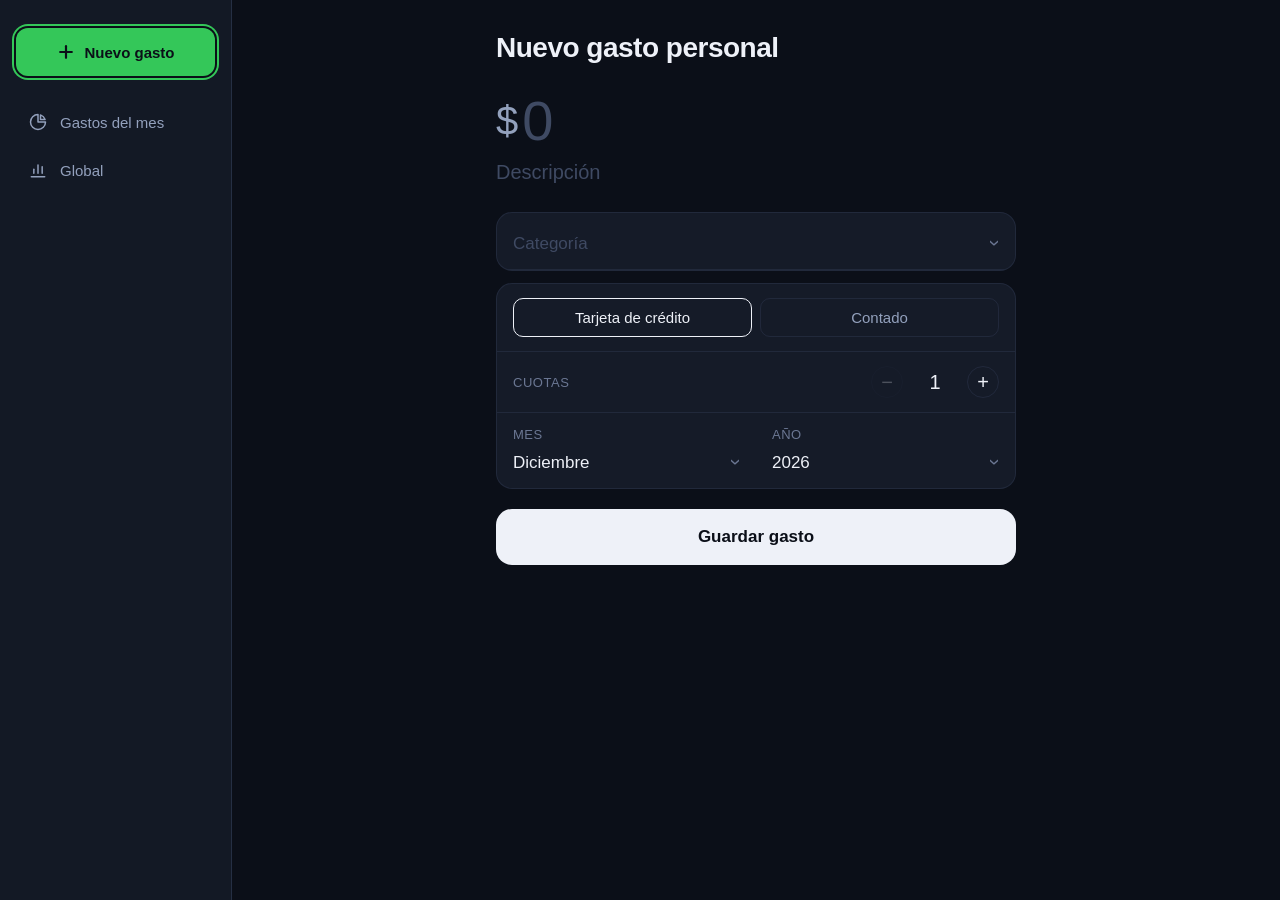
<file: index.html>
<!DOCTYPE html>
<html lang="es">
<head>
  <meta charset="UTF-8">
  <meta name="viewport" content="width=device-width, initial-scale=1.0, viewport-fit=cover">
  <title>Mis gastos</title>
  <link rel="apple-touch-icon" href="icons/apple-touch-icon.png">
  <link rel="icon" type="image/png" sizes="32x32" href="icons/favicon-32.png">
  <link rel="icon" type="image/png" sizes="192x192" href="icons/icon-192.png">
  <link rel="manifest" href="manifest.json">
  <meta name="apple-mobile-web-app-capable" content="yes">
  <meta name="mobile-web-app-capable" content="yes">
  <meta name="apple-mobile-web-app-status-bar-style" content="black-translucent">
  <meta name="apple-mobile-web-app-title" content="Gastos">
  <meta name="theme-color" content="#0b0f18">
  <link rel="stylesheet" href="styles.css">
  <style>
    .contenido { max-width: 552px; margin: 0 auto; padding: 32px 16px 0; }
    h1 { margin-bottom: 24px; }
  </style>
</head>
<body>

<div class="contenido">
  <h1>Nuevo gasto personal</h1>
  <div id="formulario"></div>
  <button class="btn-guardar" id="btnGuardar">Guardar gasto</button>
</div>
<nav class="navbar" id="navbar" data-actual="nuevo"></nav>
<div class="toast" id="toast" role="status"></div>

<script src="config.js"></script>
<script src="comun.js"></script>
<script src="formulario.js"></script>
<script>
  const form = crearFormulario(document.getElementById("formulario"), "alta");
  const btn = document.getElementById("btnGuardar");
  let enviando = false;
  let idEnvio = null;

  btn.addEventListener("click", guardar);

  function guardar() {
    if (enviando) return;
    const error = form.validar();
    if (error) { mostrarToast(error); return; }

    enviando = true;
    btn.disabled = true;
    btn.textContent = "Guardando...";

    // Clave de idempotencia: si la request se reintenta (red, redirect de Apps
    // Script, iOS), llega el mismo idEnvio y el script no vuelve a escribir.
    if (!idEnvio) idEnvio = nuevoId();

    llamarScript({ accion: "guardar", idEnvio, ...form.getDatos() })
    .then(res => {
      enviando = false;
      btn.disabled = false;
      btn.textContent = "Guardar gasto";
      if (res.error) {
        // Se conserva idEnvio: si reintenta el mismo gasto, no se duplica.
        mostrarToast(mensajeDeError(res));
        return;
      }
      idEnvio = null;
      form.reset();
      mostrarToast(res.cuotas > 1 ? `✓ ${res.cuotas} cuotas guardadas` : "✓ Gasto guardado");
    })
    .catch(() => {
      enviando = false;
      btn.disabled = false;
      btn.textContent = "Guardar gasto";
      mostrarToast("Error al guardar, intentá de nuevo");
    });
  }
</script>
</body>
</html>
</file>
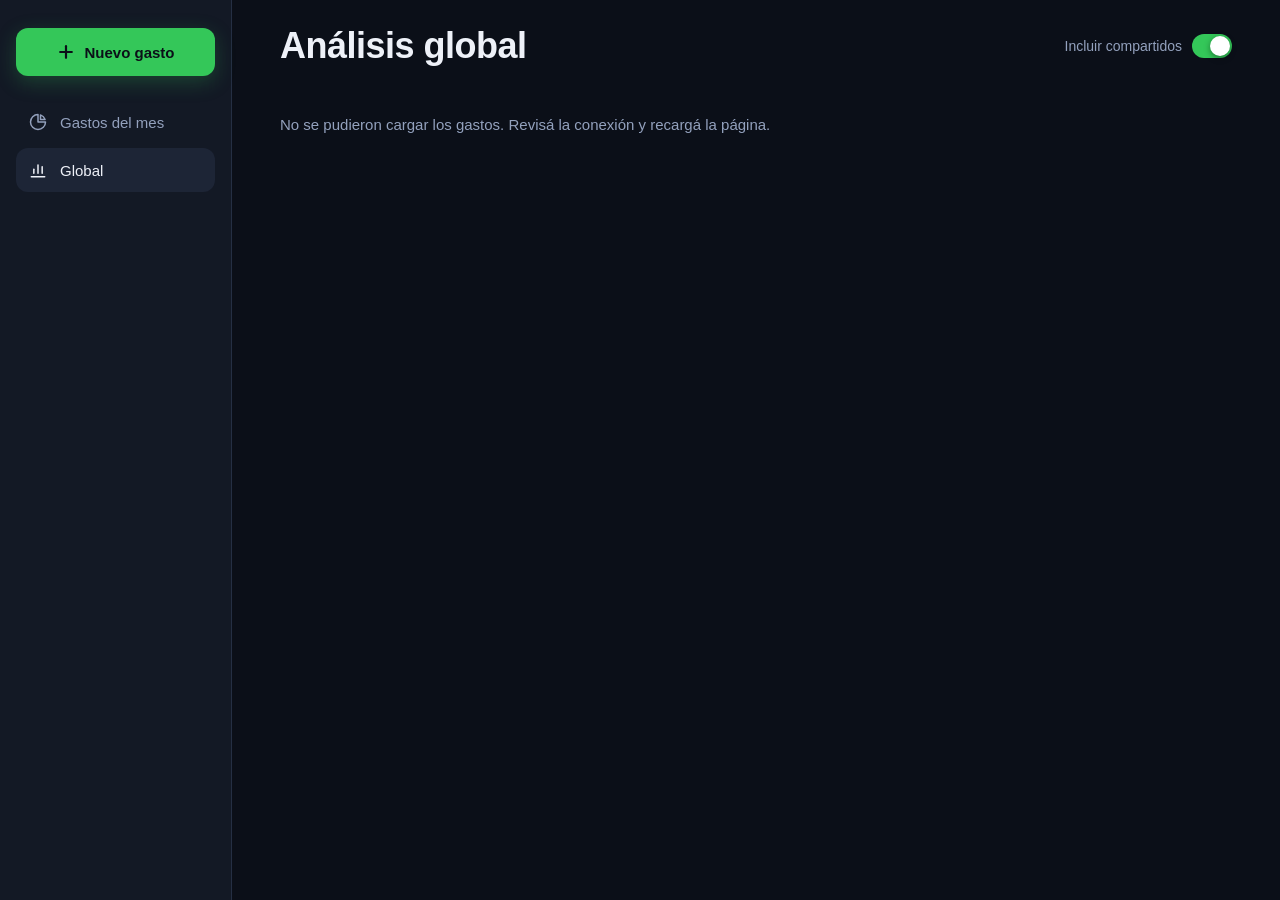
<file: analisis.html>
<!DOCTYPE html>
<html lang="es">
<head>
  <meta charset="UTF-8">
  <meta name="viewport" content="width=device-width, initial-scale=1.0, viewport-fit=cover">
  <title>Análisis global</title>
  <link rel="apple-touch-icon" href="icons/apple-touch-icon.png">
  <link rel="icon" type="image/png" sizes="32x32" href="icons/favicon-32.png">
  <link rel="icon" type="image/png" sizes="192x192" href="icons/icon-192.png">
  <link rel="manifest" href="manifest.json">
  <meta name="apple-mobile-web-app-capable" content="yes">
  <meta name="mobile-web-app-capable" content="yes">
  <meta name="apple-mobile-web-app-status-bar-style" content="black-translucent">
  <meta name="apple-mobile-web-app-title" content="Gastos">
  <meta name="theme-color" content="#0b0f18">
  <link rel="stylesheet" href="styles.css">
  <style>
    .contenido { max-width: 1120px; margin: 0 auto; padding: 24px clamp(16px, 4vw, 48px) 0; }

    .encabezado { display: flex; flex-wrap: wrap; align-items: center; justify-content: space-between; gap: 4px 24px; margin-bottom: 24px; }
    h1 { font-size: clamp(28px, 4vw, 36px); }
    .estado { font-size: 15px; color: var(--text-secondary); padding: 24px 0; }

    .seccion { margin-bottom: 40px; }
    .seccion h2 { font-size: 20px; font-weight: 600; margin-bottom: 4px; }
    .seccion .bajada { font-size: 14px; color: var(--text-secondary); margin-bottom: 12px; }

    .card {
      background: var(--surface); border-radius: var(--radius-card);
      border: 1px solid var(--border); padding: 16px 16px 12px; overflow: visible;
    }
    .fila-cuotas { display: flex; flex-wrap: wrap; gap: 16px; align-items: stretch; }
    .fila-cuotas .card:first-child { flex: 2 1 480px; min-width: 0; }
    .fila-cuotas .card:last-child { flex: 1 1 300px; min-width: 0; display: flex; flex-direction: column; }

    /* Gráficos */
    .grafico { position: relative; width: 100%; }
    .grafico svg { display: block; width: 100%; overflow: visible; }
    /* Deja scrollear la página en vertical y usa el arrastre horizontal para recorrer los meses */
    .grafico svg { touch-action: pan-y; -webkit-user-select: none; user-select: none; }
    .grafico text { fill: var(--text-secondary); font-size: 12px; font-family: inherit; font-variant-numeric: tabular-nums; }
    .grafico .grilla { stroke: rgba(150,180,255,0.09); stroke-width: 1; }
    .grafico .base { stroke: rgba(150,180,255,0.22); stroke-width: 1; }
    .grafico .zona { fill: transparent; cursor: crosshair; outline: none; }
    .grafico .zona:focus-visible { stroke: var(--text-secondary); stroke-width: 1; }
    .grafico .columna-hit { fill: transparent; cursor: pointer; outline: none; }
    .grafico .columna-hit:focus-visible { stroke: var(--text-secondary); }

    .leyenda-graf { display: flex; flex-wrap: wrap; gap: 6px 16px; margin-bottom: 12px; font-size: 14px; color: var(--text-secondary); }
    .leyenda-graf span { display: inline-flex; align-items: center; gap: 6px; }
    .leyenda-graf i { width: 12px; height: 12px; border-radius: 3px; display: inline-block; }

    .tooltip {
      position: absolute; pointer-events: none; z-index: 10; min-width: 140px;
      background: var(--surface-alta); border: 1px solid var(--border-fuerte);
      border-radius: 10px; padding: 8px 10px; box-shadow: 0 8px 24px rgba(0,0,0,0.5);
      font-size: 13px; color: var(--text-secondary); opacity: 0; transition: opacity 0.1s;
    }
    .tooltip.visible { opacity: 1; }
    .tooltip .t-titulo { margin-bottom: 4px; }
    .tooltip .t-fila { display: flex; align-items: center; gap: 8px; justify-content: space-between; }
    .tooltip .t-fila b { color: var(--text); font-weight: 600; font-variant-numeric: tabular-nums; }
    .tooltip .t-key { display: inline-flex; align-items: center; gap: 6px; }
    .tooltip .t-key i { width: 10px; height: 2px; border-radius: 1px; display: inline-block; }

    details.tabla { margin-top: 8px; font-size: 14px; color: var(--text-secondary); }
    details.tabla summary { cursor: pointer; min-height: 32px; display: flex; align-items: center; }
    details.tabla .scroll { max-height: 280px; overflow: auto; margin-top: 6px; }
    table { width: 100%; border-collapse: collapse; font-variant-numeric: tabular-nums; }
    th, td { text-align: left; padding: 6px 8px; border-bottom: 1px solid var(--border); white-space: nowrap; }
    th { color: var(--label); font-weight: 500; font-size: 12px; text-transform: uppercase; letter-spacing: 0.04em; }
    td.num, th.num { text-align: right; }
    td { color: var(--text); }

    /* Listado de cuotas */
    .lista-cab { display: flex; align-items: center; justify-content: space-between; gap: 8px; margin-bottom: 8px; min-height: 32px; }
    .lista-cab .rotulo { font-size: var(--font-label); font-weight: 500; color: var(--label); text-transform: uppercase; letter-spacing: 0.04em; }
    .lista-cab button {
      border: 1.5px solid var(--border); background: transparent; color: var(--text-secondary);
      font-family: inherit; font-size: 13px; border-radius: 100px; padding: 4px 12px; cursor: pointer; min-height: 32px;
    }
    .lista-cuotas { flex: 1; overflow-y: auto; max-height: 360px; padding-right: 12px; }
    .cuotas-al-dia { font-size: 13px; color: var(--text-secondary); margin: -4px 0 4px; }
    .lista-cuotas .vacio { font-size: 15px; color: var(--text-secondary); padding: 12px 2px; }
    .cuota { display: flex; flex-direction: column; gap: 6px; padding: 12px 2px; border-bottom: 1px solid var(--border); }
    .cuota:last-child { border-bottom: none; }
    .cuota .arriba, .cuota .abajo { display: flex; align-items: baseline; justify-content: space-between; gap: 12px; }
    .cuota .desc { font-size: 15px; min-width: 0; white-space: nowrap; overflow: hidden; text-overflow: ellipsis; }
    .cuota .monto { font-size: 15px; font-weight: 500; white-space: nowrap; font-variant-numeric: tabular-nums; }
    .cuota .abajo { font-size: 13px; color: var(--text-secondary); font-variant-numeric: tabular-nums; }
    .cuota .etiqueta { font-size: 12px; color: var(--text-secondary); border: 1px solid var(--border-fuerte); border-radius: 100px; padding: 1px 8px; margin-left: 6px; vertical-align: 1px; }
    .cuota .avance { height: 8px; border-radius: 4px; background: var(--bg); overflow: hidden; }
    .cuota .avance div { height: 100%; border-radius: 4px; background: #3987e5; }

    .sk-titulo { height: 20px; margin-bottom: 8px; }
    .sk-bajada { max-width: 100%; margin-bottom: 14px; }
    .sk-pie { width: 80px; margin: 16px 0 6px; }
  </style>
</head>
<body>

<div class="contenido">
  <div class="encabezado">
    <h1>Análisis global</h1>
    <div id="switchCompartidos"></div>
  </div>

  <div id="carga">
    <p class="carga-mensaje" id="cargaMensaje" role="status"></p>
    <div aria-hidden="true">
      <section class="seccion">
        <span class="sk sk-titulo" style="width: 180px"></span>
        <span class="sk sk-bajada" style="width: 260px"></span>
        <div class="card"><span class="sk" style="height: 240px"></span><span class="sk sk-pie"></span></div>
      </section>

      <section class="seccion">
        <span class="sk sk-titulo" style="width: 90px"></span>
        <span class="sk sk-bajada" style="width: 320px"></span>
        <div class="fila-cuotas">
          <div class="card"><span class="sk" style="height: 240px"></span><span class="sk sk-pie"></span></div>
          <div class="card">
            <div class="lista-cab"><span class="sk" style="width: 150px"></span></div>
            <div class="lista-cuotas">
              <div class="cuota"><span class="sk" style="width: 70%"></span><span class="sk" style="height: 8px"></span><span class="sk" style="width: 45%; height: 12px"></span></div>
              <div class="cuota"><span class="sk" style="width: 55%"></span><span class="sk" style="height: 8px"></span><span class="sk" style="width: 40%; height: 12px"></span></div>
              <div class="cuota"><span class="sk" style="width: 65%"></span><span class="sk" style="height: 8px"></span><span class="sk" style="width: 45%; height: 12px"></span></div>
            </div>
          </div>
        </div>
      </section>

      <section class="seccion">
        <span class="sk sk-titulo" style="width: 170px"></span>
        <span class="sk sk-bajada" style="width: 240px"></span>
        <div class="card"><span class="sk" style="height: 260px"></span><span class="sk sk-pie"></span></div>
      </section>
    </div>
  </div>

  <p class="estado hidden" id="estado"></p>

  <div id="secciones" class="hidden">
    <section class="seccion">
      <h2>Gastado por mes</h2>
      <p class="bajada" id="bajadaGastado">Todo lo que no es inversión, mes a mes.</p>
      <div class="card">
        <div class="grafico" id="grafGastado"></div>
        <details class="tabla"><summary>Ver datos</summary><div class="scroll" id="tablaGastado"></div></details>
      </div>
    </section>

    <section class="seccion">
      <h2>Cuotas</h2>
      <p class="bajada">Lo que pagás en cuotas cada mes. Tocá un mes para ver qué compras tienen cuota ese mes.</p>
      <div class="fila-cuotas">
        <div class="card">
          <div class="grafico" id="grafCuotas"></div>
          <details class="tabla"><summary>Ver datos</summary><div class="scroll" id="tablaCuotas"></div></details>
        </div>
        <div class="card">
          <div class="lista-cab">
            <span class="rotulo" id="cuotasTitulo">Gastos en cuotas</span>
            <button class="hidden" id="cuotasTodas">Ver todas</button>
          </div>
          <p class="cuotas-al-dia" id="cuotasAlDia"></p>
          <div class="lista-cuotas" id="listaCuotas"></div>
        </div>
      </div>
    </section>

    <section class="seccion">
      <h2>Invertido por mes</h2>
      <p class="bajada">Cuánto invertiste cada mes y en qué.</p>
      <div class="card">
        <div class="leyenda-graf" id="leyendaInv"></div>
        <div class="grafico" id="grafInvertido"></div>
        <details class="tabla"><summary>Ver datos</summary><div class="scroll" id="tablaInvertido"></div></details>
      </div>
    </section>
  </div>
</div>

<nav class="navbar" id="navbar" data-actual="global"></nav>

<script src="config.js"></script>
<script src="comun.js"></script>
<script src="formulario.js"></script>
<script src="analisis.js"></script>
</body>
</html>
</file>
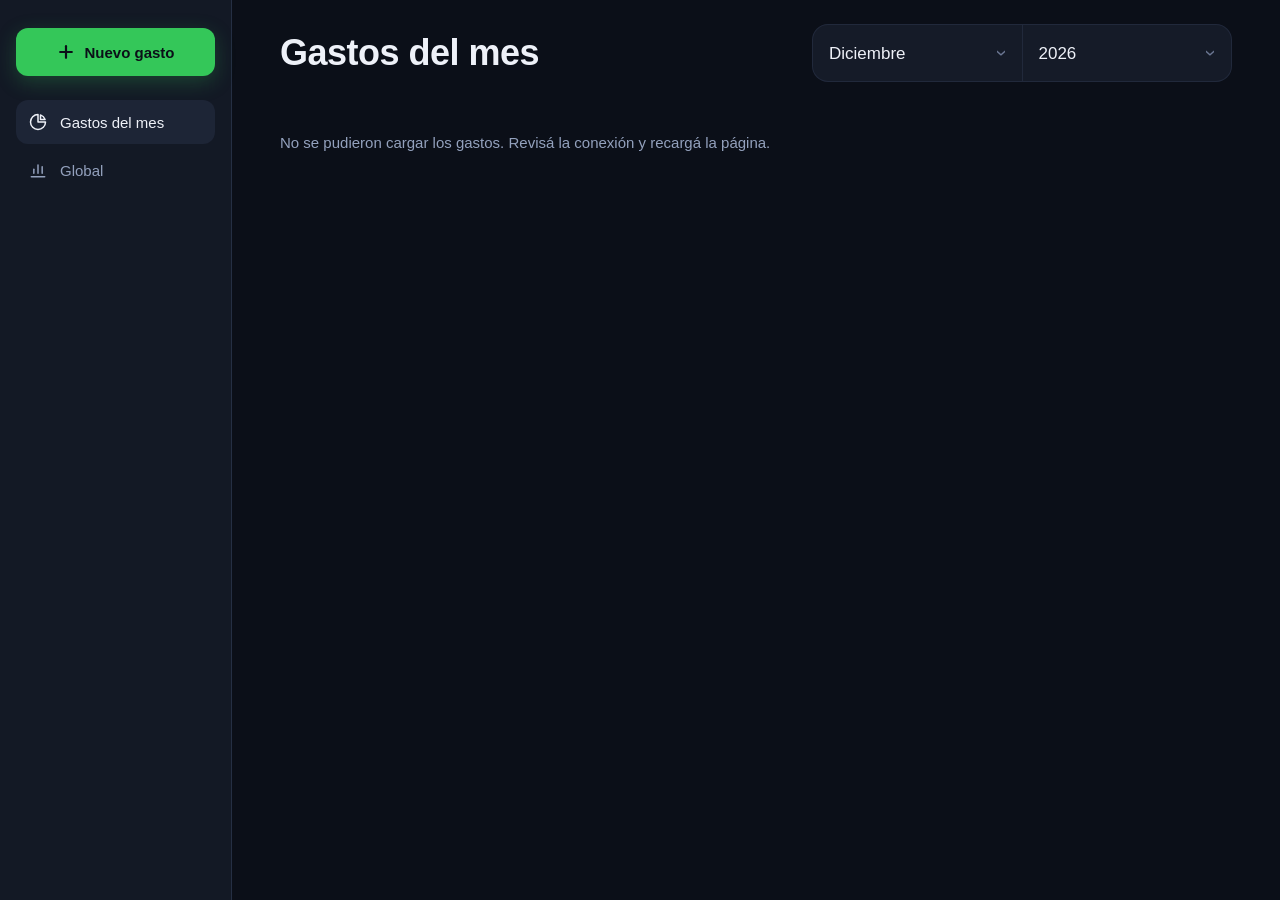
<file: tablero.html>
<!DOCTYPE html>
<html lang="es">
<head>
  <meta charset="UTF-8">
  <meta name="viewport" content="width=device-width, initial-scale=1.0, viewport-fit=cover">
  <title>Gastos del mes</title>
  <link rel="apple-touch-icon" href="icons/apple-touch-icon.png">
  <link rel="icon" type="image/png" sizes="32x32" href="icons/favicon-32.png">
  <link rel="icon" type="image/png" sizes="192x192" href="icons/icon-192.png">
  <link rel="manifest" href="manifest.json">
  <meta name="apple-mobile-web-app-capable" content="yes">
  <meta name="mobile-web-app-capable" content="yes">
  <meta name="apple-mobile-web-app-status-bar-style" content="black-translucent">
  <meta name="apple-mobile-web-app-title" content="Gastos">
  <meta name="theme-color" content="#0b0f18">
  <link rel="stylesheet" href="styles.css">
  <style>
    .contenido { max-width: 1120px; margin: 0 auto; padding: 24px clamp(16px, 4vw, 48px) 0; }

    .encabezado {
      display: flex; flex-wrap: wrap; align-items: center; justify-content: space-between;
      gap: 16px 24px; margin-bottom: 28px;
    }
    .encabezado h1 { font-size: clamp(28px, 4vw, 36px); }
    .filtros {
      flex: 1 1 300px; max-width: 420px; min-width: 0; display: flex;
      background: var(--surface); border-radius: var(--radius-card);
      border: 1px solid var(--border); overflow: hidden;
    }
    .filtros .field { flex: 1; justify-content: center; padding: 12px 16px; border-bottom: none; }
    .filtros .field + .field { border-left: 1px solid var(--border); }

    .estado { font-size: 15px; color: var(--text-secondary); padding: 24px 0; }

    .columnas { display: flex; flex-wrap: wrap; gap: 8px 40px; align-items: flex-start; }
    .col-resumen { flex: 1 1 340px; min-width: 0; display: flex; flex-direction: column; }
    .col-lista { flex: 999 1 480px; min-width: 0; display: flex; flex-direction: column; }

    .rotulo {
      font-size: var(--font-label); font-weight: 500; color: var(--label);
      text-transform: uppercase; letter-spacing: 0.04em;
    }
    .total { font-size: 52px; font-weight: 300; letter-spacing: -2px; margin: 4px 0 14px; }

    .pildoras { display: flex; flex-wrap: wrap; gap: 8px; margin-bottom: 12px; }
    .pildora {
      display: inline-flex; align-items: center; gap: 6px; padding: 8px 14px;
      border-radius: 100px; border: 1.5px solid var(--border); background: var(--surface);
      color: var(--text); font-family: inherit; font-size: 14px;
    }
    .pildora .nombre { color: var(--text-secondary); }
    .pildora .valor { font-weight: 600; }
    button.pildora { cursor: pointer; padding-right: 10px; }

    .switch-wrap { margin: -6px 0 8px; }
    .nota-compartidos {
      align-self: flex-start; display: inline-flex; align-items: center; gap: 4px;
      min-height: 32px; margin: -12px 0 10px; padding: 0; background: transparent; border: none;
      color: var(--text-secondary); font-family: inherit; font-size: 13px; cursor: pointer;
    }
    .nota-compartidos svg { flex-shrink: 0; }
    .gasto.solo-lectura { padding-right: 16px; }
    .lista-dialogo { max-height: 50vh; overflow-y: auto; }

    .filtro-activo {
      align-self: flex-start; display: inline-flex; align-items: center; gap: 8px;
      min-height: 36px; padding: 6px 14px; border-radius: 100px;
      border: 1.5px solid var(--text); background: transparent; color: var(--text);
      font-family: inherit; font-size: 14px; cursor: pointer; margin-bottom: 12px;
    }
    .filtro-activo span { font-size: 16px; color: var(--text-secondary); }

    .torta-card {
      background: var(--surface); border-radius: var(--radius-card);
      border: 1px solid var(--border); padding: 20px 16px 12px; margin: 12px 0 28px;
      display: flex; flex-direction: column; align-items: center; gap: 16px;
    }
    .torta { width: 200px; height: 200px; border-radius: 50%; border: none; padding: 0; cursor: pointer; }
    .leyendas { display: flex; flex-direction: column; gap: 2px; width: 100%; }
    .leyenda {
      display: flex; align-items: center; gap: 10px; width: 100%; min-height: 44px;
      padding: 8px 10px; border-radius: 10px; border: 1.5px solid transparent;
      background: transparent; color: var(--text); font-family: inherit; font-size: 15px;
      cursor: pointer; text-align: left; transition: all 0.18s;
    }
    .leyenda.activa { border-color: var(--text); }
    .leyenda.apagada { opacity: 0.4; }
    .leyenda .punto { width: 12px; height: 12px; border-radius: 50%; flex-shrink: 0; }
    .leyenda .cat { flex: 1; }
    .leyenda .pct { color: var(--text-secondary); font-size: 14px; }
    .leyenda .monto { font-weight: 500; min-width: 96px; text-align: right; }

    .lista-cab { display: flex; flex-wrap: wrap; align-items: center; justify-content: space-between; gap: 8px 12px; }
    .filtro-medio { display: flex; gap: 8px; }
    .chip-medio {
      min-height: 36px; padding: 6px 14px; border-radius: 100px;
      border: 1.5px solid var(--border); background: transparent; color: var(--text-secondary);
      font-family: inherit; font-size: 14px; cursor: pointer; transition: all 0.18s;
    }
    .chip-medio[aria-pressed="true"] { color: var(--text); border-color: var(--text); }
    .lista { background: var(--surface); border-radius: var(--radius-card); border: 1px solid var(--border); margin-top: 8px; }
    .gasto {
      position: relative; display: flex; align-items: center; gap: 8px;
      padding: 12px 4px 12px 16px; border-bottom: 1px solid var(--border);
    }
    .gasto:last-child { border-bottom: none; }
    .gasto .info { flex: 1; min-width: 0; display: flex; flex-direction: column; gap: 3px; }
    .gasto .desc { font-size: 16px; white-space: nowrap; overflow: hidden; text-overflow: ellipsis; }
    .gasto .meta { display: flex; align-items: center; gap: 6px; font-size: 13px; color: var(--text-secondary); }
    .gasto .meta .punto { width: 8px; height: 8px; border-radius: 50%; flex-shrink: 0; }
    .gasto .monto { font-size: 16px; font-weight: 500; white-space: nowrap; }
    .lista .vacio { font-size: 15px; color: var(--text-secondary); padding: 16px; }

    .sk-leyenda { cursor: default; }
    /* Mismo alto y margen que una fila real, que lleva el botón ⋯ de 44px */
    .sk-fila { min-height: 69px; padding-right: 56px; }
    .sk-fila .info { gap: 8px; }

    .dots {
      width: 44px; height: 44px; border-radius: 50%; border: none; background: transparent;
      color: var(--text-secondary); font-size: 22px; line-height: 1; cursor: pointer;
      font-family: inherit; flex-shrink: 0; display: flex; align-items: center; justify-content: center;
    }
    .dots:active { background: var(--muted-fill); }
    .menu {
      position: absolute; right: 8px; top: 52px; z-index: 60; width: 160px;
      background: var(--surface-alta); border: 1px solid var(--border-fuerte);
      border-radius: 12px; overflow: hidden; box-shadow: 0 12px 32px rgba(0,0,0,0.55);
    }
    .menu button {
      display: block; width: 100%; height: 44px; padding: 0 16px; background: transparent;
      border: none; color: var(--text); font-size: 16px; font-family: inherit;
      text-align: left; cursor: pointer;
    }
    .menu button:active { background: var(--muted-fill); }
    .menu button + button { border-top: 1px solid var(--border); color: var(--peligro-texto); }
    .cerrar-menu { position: fixed; inset: 0; z-index: 50; background: transparent; border: none; cursor: default; }

    .inv-cabecera { display: flex; align-items: flex-start; justify-content: space-between; gap: 12px; }
    .inv-cerrar {
      width: 44px; height: 44px; margin: -10px -10px 0 0; border-radius: 50%; border: none;
      background: transparent; cursor: pointer; display: flex; align-items: center;
      justify-content: center; flex-shrink: 0;
    }
    .inv-total { font-size: 40px; font-weight: 300; letter-spacing: -1.5px; margin: 4px 0 12px; }
    .barras { display: flex; flex-direction: column; gap: 18px; margin-bottom: 4px; }
    .barra-fila { display: flex; align-items: baseline; justify-content: space-between; gap: 12px; font-size: 15px; margin-bottom: 8px; }
    .barra-fila .pct { color: var(--text-secondary); font-size: 13px; margin-right: 8px; }
    .barra-fila .valor { font-weight: 600; }
    .barra { height: 12px; border-radius: 6px; background: var(--bg); overflow: hidden; }
    .barra div { height: 100%; border-radius: 6px; }
    .dialogo.ancho { max-width: 480px; }

    .acciones-edicion { display: flex; flex-direction: column; gap: 10px; margin-top: 8px; }
  </style>
</head>
<body>

<div class="contenido">
  <div class="encabezado">
    <h1>Gastos del mes</h1>
    <div class="filtros">
      <div class="field"><div class="select-wrap"><select id="filtroMes" aria-label="Mes"></select></div></div>
      <div class="field"><div class="select-wrap"><select id="filtroAnio" aria-label="Año"></select></div></div>
    </div>
  </div>

  <div id="carga">
    <p class="carga-mensaje" id="cargaMensaje" role="status"></p>
    <div class="columnas" aria-hidden="true">
      <div class="col-resumen">
        <span class="sk" style="width: 190px; height: 24px; margin: 10px 0 18px"></span>
        <span class="sk" style="width: 130px"></span>
        <span class="sk" style="width: 240px; max-width: 100%; height: 48px; margin: 8px 0 18px"></span>
        <div class="pildoras">
          <span class="sk" style="width: 130px; height: 38px; border-radius: 100px"></span>
          <span class="sk" style="width: 190px; height: 38px; border-radius: 100px"></span>
          <span class="sk" style="width: 140px; height: 38px; border-radius: 100px"></span>
        </div>
        <div class="torta-card">
          <span class="sk" style="width: 200px; height: 200px; border-radius: 50%"></span>
          <div class="leyendas">
            <div class="leyenda sk-leyenda"><span class="sk punto"></span><span class="sk" style="width: 40%"></span><span class="sk" style="width: 96px; margin-left: auto"></span></div>
            <div class="leyenda sk-leyenda"><span class="sk punto"></span><span class="sk" style="width: 30%"></span><span class="sk" style="width: 96px; margin-left: auto"></span></div>
            <div class="leyenda sk-leyenda"><span class="sk punto"></span><span class="sk" style="width: 35%"></span><span class="sk" style="width: 96px; margin-left: auto"></span></div>
          </div>
        </div>
      </div>

      <div class="col-lista">
        <div class="lista-cab">
          <span class="sk" style="width: 90px"></span>
          <div class="filtro-medio">
            <span class="sk" style="width: 84px; height: 36px; border-radius: 100px"></span>
            <span class="sk" style="width: 150px; height: 36px; border-radius: 100px"></span>
          </div>
        </div>
        <div class="lista">
          <div class="gasto sk-fila"><div class="info"><span class="sk" style="width: 55%; height: 16px"></span><span class="sk" style="width: 75%; height: 12px"></span></div><span class="sk" style="width: 80px; height: 16px"></span></div>
          <div class="gasto sk-fila"><div class="info"><span class="sk" style="width: 40%; height: 16px"></span><span class="sk" style="width: 60%; height: 12px"></span></div><span class="sk" style="width: 90px; height: 16px"></span></div>
          <div class="gasto sk-fila"><div class="info"><span class="sk" style="width: 65%; height: 16px"></span><span class="sk" style="width: 70%; height: 12px"></span></div><span class="sk" style="width: 70px; height: 16px"></span></div>
          <div class="gasto sk-fila"><div class="info"><span class="sk" style="width: 45%; height: 16px"></span><span class="sk" style="width: 65%; height: 12px"></span></div><span class="sk" style="width: 85px; height: 16px"></span></div>
          <div class="gasto sk-fila"><div class="info"><span class="sk" style="width: 50%; height: 16px"></span><span class="sk" style="width: 55%; height: 12px"></span></div><span class="sk" style="width: 75px; height: 16px"></span></div>
        </div>
      </div>
    </div>
  </div>

  <p class="estado hidden" id="estado"></p>

  <div class="columnas hidden" id="columnas">
    <div class="col-resumen">
      <div class="switch-wrap" id="switchCompartidos"></div>
      <span class="rotulo" id="totalLabel">Gastos totales</span>
      <span class="total" id="total"></span>
      <button class="nota-compartidos hidden" id="notaCompartidos"></button>
      <div class="pildoras">
        <span class="pildora"><span class="nombre">Contado</span><span class="valor" id="contado"></span></span>
        <span class="pildora"><span class="nombre">Tarjeta de crédito</span><span class="valor" id="credito"></span></span>
        <button class="pildora" id="btnInvertido" aria-label="Ver lo invertido por tipo de inversión">
          <span class="nombre">Invertido</span><span class="valor" id="invertido"></span>
          <svg aria-hidden="true" width="16" height="16" viewBox="0 0 16 16" fill="none" stroke="#93a1bd" stroke-width="1.8" stroke-linecap="round" stroke-linejoin="round"><path d="M5 11L11 5"/><path d="M6 5h5v5"/></svg>
        </button>
      </div>
      <button class="filtro-activo hidden" id="filtroActivo"></button>
      <div class="torta-card" id="tortaCard"></div>
    </div>

    <div class="col-lista">
      <div class="lista-cab">
        <span class="rotulo" id="cantidad"></span>
        <div class="filtro-medio" id="filtroMedio" role="group" aria-label="Filtrar por medio de pago">
          <button class="chip-medio" data-medio="Contado" aria-pressed="false">Contado</button>
          <button class="chip-medio" data-medio="Crédito" aria-pressed="false">Tarjeta de crédito</button>
        </div>
      </div>
      <div class="lista" id="lista"></div>
    </div>
  </div>
</div>

<!-- Modal de editar: el formulario se arma una vez y se recarga en cada edición -->
<div class="sheet-wrap hidden" id="modalEditar">
  <div class="sheet" role="dialog" aria-modal="true" aria-labelledby="tituloEditar">
    <h2 id="tituloEditar">Editar gasto</h2>
    <p class="sub" id="subEditar"></p>
    <div id="formEditar"></div>
    <div class="acciones-edicion">
      <button class="btn-primario" id="btnGuardarEdicion">Guardar cambios</button>
      <button class="btn-secundario" id="btnCancelarEdicion">Cancelar</button>
    </div>
  </div>
</div>

<!-- Diálogos de confirmación e inversiones -->
<div class="overlay hidden" id="modalDialogo">
  <div class="dialogo" role="alertdialog" aria-modal="true" aria-labelledby="dialogoTitulo" id="dialogo"></div>
</div>

<nav class="navbar" id="navbar" data-actual="tablero"></nav>
<div class="toast" id="toast" role="status"></div>

<script src="config.js"></script>
<script src="comun.js"></script>
<script src="formulario.js"></script>
<script src="tablero.js"></script>
</body>
</html>
</file>
<file: styles.css>
*, *::before, *::after { box-sizing: border-box; margin: 0; padding: 0; }

:root {
  --bg: #0b0f18;
  --surface: #151b28;
  --surface-alta: #1d2536;
  --border: rgba(150,180,255,0.09);
  --border-fuerte: rgba(150,180,255,0.14);
  --label: #6b7793;
  --text: #eef1f8;
  --text-secondary: #93a1bd;
  --placeholder: #3f4a63;
  --accent: #34c759;
  --peligro: #d92d20;
  --peligro-texto: #ff6b5e;
  --btn: #eef1f8;
  --btn-text: #0b0f18;
  --muted-fill: #26304a;
  --radius-card: 16px;
  --font-input: 17px;
  --font-label: 13px;
}

html, body {
  width: 100%; min-height: 100vh;
  background: var(--bg);
  font-family: -apple-system, BlinkMacSystemFont, "SF Pro Text", "Segoe UI", sans-serif;
  color: var(--text); touch-action: manipulation;
}

/* Con viewport-fit=cover la página arranca debajo de la barra de estado del
   iPhone: se deja ese espacio y se tapa con el fondo para que al scrollear el
   contenido no quede detrás de la hora. */
body { padding-top: env(safe-area-inset-top); }
body::before {
  content: ""; position: fixed; top: 0; left: 0; right: 0; z-index: 45;
  height: env(safe-area-inset-top); background: var(--bg);
}

a { color: var(--text-secondary); }

h1 { font-size: 28px; font-weight: 700; letter-spacing: -0.5px; }

.hidden { display: none !important; }

/* ---------- Formulario ---------- */

.monto-hero { display: flex; flex-direction: row; align-items: center; margin-bottom: 8px; }
.monto-prefix { font-size: 40px; font-weight: 300; color: var(--text-secondary); flex-shrink: 0; margin-right: 4px; }
.monto-input {
  font-size: 56px; font-weight: 300; color: var(--text);
  background: transparent; border: none; outline: none;
  padding: 0; margin: 0; width: 100%; font-family: inherit;
  letter-spacing: -2px; display: block;
}
.monto-input::placeholder { color: var(--placeholder); }

.desc-input {
  display: block; width: 100%; border: none; outline: none;
  background: transparent; font-size: 20px; font-family: inherit;
  color: var(--text); text-align: left; margin-bottom: 28px; padding: 0;
}
.desc-input::placeholder { color: var(--placeholder); }

.card {
  background: var(--surface); border-radius: var(--radius-card);
  border: 1px solid var(--border); padding: 0; margin-bottom: 12px; overflow: hidden;
}

.field {
  display: flex; flex-direction: column;
  padding: 14px 16px 10px; border-bottom: 1px solid var(--border);
}
.field:last-child { border-bottom: none; }
.field label {
  font-size: var(--font-label); font-weight: 500; color: var(--label);
  margin-bottom: 4px; text-transform: uppercase; letter-spacing: 0.04em;
}
.field input, .field select {
  border: none; outline: none; background: transparent;
  font-size: var(--font-input); font-family: inherit; color: var(--text);
  width: 100%; padding: 0; min-height: 32px;
  appearance: none; -webkit-appearance: none;
}
.field select option { background: var(--surface); }
.field input::placeholder { color: var(--placeholder); }
.field select.unset { color: var(--placeholder); }

.select-wrap { position: relative; }
.select-wrap::after {
  content: "›"; position: absolute; right: 0; top: 50%;
  transform: translateY(-50%) rotate(90deg);
  font-size: 20px; color: var(--label); pointer-events: none;
}

.mes-anio-row { flex-direction: row; align-items: flex-start; padding: 0; }
.mes-anio-item { flex: 1; display: flex; flex-direction: column; padding: 14px 16px 10px; }

.chips {
  display: flex; gap: 8px; padding: 14px 16px;
  border-bottom: 1px solid var(--border);
}
.chip {
  flex: 1; padding: 10px 0; border-radius: 10px;
  border: 1.5px solid var(--border); background: transparent;
  color: var(--text-secondary); font-size: 15px; font-family: inherit;
  font-weight: 500; cursor: pointer; text-align: center; transition: all 0.18s;
}
.chip.active { color: var(--text); border-color: var(--text); }
.chip:disabled { opacity: 0.4; cursor: default; }

.stepper-field {
  display: flex; align-items: center; justify-content: space-between;
  padding: 14px 16px; border-bottom: 1px solid var(--border);
}
.stepper-label {
  font-size: var(--font-label); font-weight: 500; color: var(--label);
  text-transform: uppercase; letter-spacing: 0.04em;
}
.stepper { display: flex; align-items: center; gap: 20px; }
.stepper-btn {
  width: 32px; height: 32px; border-radius: 50%;
  border: 1.5px solid var(--border); background: transparent;
  color: var(--text); font-size: 20px; cursor: pointer; font-family: inherit;
  display: flex; align-items: center; justify-content: center;
  transition: background 0.15s; line-height: 1;
}
.stepper-btn:active { background: var(--surface); }
.stepper-btn:disabled { opacity: 0.25; cursor: default; }
.stepper-value { font-size: 20px; font-weight: 500; min-width: 24px; text-align: center; }

.toggle-standalone {
  display: flex; width: 100%; align-items: center; justify-content: space-between;
  padding: 16px 4px; cursor: pointer; background: transparent; border: none;
  font-family: inherit; text-align: left; color: inherit;
}
.toggle-text { display: flex; flex-direction: column; }
.toggle-text .title { font-size: 17px; color: var(--text); }
.toggle-text .sub { font-size: 13px; color: var(--label); margin-top: 2px; }
.switch {
  flex-shrink: 0; width: 52px; height: 30px; background: var(--muted-fill);
  border-radius: 15px; position: relative; transition: background 0.25s;
}
.switch.on { background: var(--accent); }
.switch .knob {
  position: absolute; top: 2px; left: 2px; width: 26px; height: 26px;
  background: #fff; border-radius: 50%;
  box-shadow: 0 2px 6px rgba(0,0,0,0.4); transition: transform 0.25s;
}
.switch.on .knob { transform: translateX(22px); }

/* ---------- Botones ---------- */

.btn-guardar, .btn-primario {
  width: 100%; height: 56px; background: var(--btn); color: var(--btn-text);
  border: none; border-radius: var(--radius-card); font-size: 17px; font-weight: 600;
  font-family: inherit; cursor: pointer; transition: opacity 0.15s;
}
.btn-guardar { margin-top: 8px; }
.btn-guardar:active, .btn-primario:active { opacity: 0.75; }
.btn-guardar:disabled, .btn-primario:disabled { background: var(--muted-fill); color: var(--label); }

.btn-secundario {
  display: block; width: 100%; height: 56px; line-height: 52px;
  text-align: center; background: transparent; color: var(--text-secondary);
  border: 1.5px solid var(--border); border-radius: var(--radius-card);
  font-size: 17px; font-weight: 500; font-family: inherit;
  cursor: pointer; text-decoration: none; transition: opacity 0.15s;
}
.btn-secundario:active { opacity: 0.7; }

.btn-peligro {
  width: 100%; height: 56px; background: var(--peligro); color: #fff;
  border: none; border-radius: var(--radius-card); font-size: 17px; font-weight: 600;
  font-family: inherit; cursor: pointer; transition: opacity 0.15s;
}
.btn-peligro:active { opacity: 0.8; }
.btn-peligro:disabled, .btn-secundario:disabled { opacity: 0.5; cursor: default; }

/* ---------- Skeleton de carga ---------- */

.carga-mensaje { font-size: 15px; color: var(--text-secondary); margin-bottom: 16px; }
.carga-mensaje:empty { display: none; }
.sk {
  display: block; height: 14px; border-radius: 8px; background: var(--muted-fill);
  animation: sk-latido 1.4s ease-in-out infinite;
}
@keyframes sk-latido { 50% { opacity: 0.45; } }
@media (prefers-reduced-motion: reduce) { .sk { animation: none; } }

/* ---------- Toast ---------- */

.toast {
  position: fixed; bottom: 36px; left: 50%; transform: translateX(-50%);
  background: var(--surface); border: 1px solid var(--border); color: var(--text);
  padding: 12px 22px; border-radius: 100px; font-size: 15px; font-weight: 500;
  white-space: nowrap; opacity: 0; transition: opacity 0.2s;
  pointer-events: none; z-index: 999; box-shadow: 0 8px 32px rgba(0,0,0,0.5);
}
.toast.show { opacity: 1; }

/* ---------- Modales ---------- */

.overlay {
  position: fixed; inset: 0; z-index: 100; background: rgba(4,6,12,0.72);
  display: flex; align-items: center; justify-content: center; padding: 24px 16px;
}
.dialogo {
  width: 100%; max-width: 420px; max-height: 90%; overflow-y: auto;
  background: var(--surface); border: 1px solid var(--border-fuerte);
  border-radius: 20px; padding: 24px 20px 20px;
  display: flex; flex-direction: column; gap: 8px;
}
.dialogo h2 { font-size: 20px; font-weight: 700; }
.dialogo p { font-size: 15px; color: var(--text-secondary); line-height: 1.4; margin-bottom: 12px; }
.dialogo-botones { display: flex; flex-direction: column; gap: 10px; }
.dialogo-botones.fila { flex-direction: row; }

.sheet-wrap {
  position: fixed; inset: 0; z-index: 100; background: rgba(4,6,12,0.72);
  display: flex; flex-direction: column; justify-content: flex-end; align-items: center;
}
.sheet {
  width: 100%; max-width: 560px; max-height: 94%; overflow-y: auto;
  background: var(--bg); border-top: 1px solid var(--border-fuerte);
  border-radius: 20px 20px 0 0; padding: 24px 16px 28px;
}
.sheet h2 { font-size: 22px; font-weight: 700; letter-spacing: -0.3px; }
.sheet .sub { font-size: 14px; color: var(--text-secondary); margin: 4px 0 16px; }
.sheet .monto-input { font-size: 48px; }
.sheet .monto-prefix { font-size: 34px; }
@media (min-width: 700px) {
  .sheet-wrap { justify-content: center; padding: 32px; }
  .sheet { border: 1px solid var(--border-fuerte); border-radius: 20px; padding: 28px 24px; }
}

/* ---------- Navbar ---------- */

:root { --navbar-alto: 64px; }

body { padding-bottom: calc(var(--navbar-alto) + 32px + env(safe-area-inset-bottom)); }

.navbar {
  position: fixed; left: 0; right: 0; bottom: 0; z-index: 40;
  display: grid; grid-template-columns: 1fr 1fr 1fr; align-items: end;
  height: calc(var(--navbar-alto) + env(safe-area-inset-bottom));
  padding: 0 max(8px, env(safe-area-inset-right)) env(safe-area-inset-bottom) max(8px, env(safe-area-inset-left));
  background: rgba(21,27,40,0.86); border-top: 1px solid var(--border-fuerte);
  -webkit-backdrop-filter: blur(18px); backdrop-filter: blur(18px);
}
.nav-item {
  height: var(--navbar-alto); display: flex; flex-direction: column;
  align-items: center; justify-content: center; gap: 4px;
  color: var(--label); text-decoration: none; font-size: 11px; font-weight: 500;
  -webkit-tap-highlight-color: transparent; transition: color 0.15s;
}
.nav-item.activo { color: var(--text); }
.nav-item:active { opacity: 0.7; }
.nav-icono { display: flex; }
.nav-icono svg { width: 24px; height: 24px; }

/* El del medio: círculo verde que sobresale de la barra */
.nav-destacado { justify-content: flex-end; padding-bottom: 8px; color: var(--text-secondary); }
.nav-destacado .nav-icono {
  width: 60px; height: 60px; margin-top: -28px; border-radius: 50%;
  align-items: center; justify-content: center;
  background: var(--accent); color: var(--btn-text);
  border: 4px solid var(--bg);
  box-shadow: 0 6px 20px rgba(52,199,89,0.35), 0 2px 6px rgba(0,0,0,0.5);
  transition: transform 0.15s;
}
.nav-destacado .nav-icono svg { width: 28px; height: 28px; }
.nav-destacado:active { opacity: 1; }
.nav-destacado:active .nav-icono { transform: scale(0.92); }

.toast { bottom: calc(var(--navbar-alto) + 24px + env(safe-area-inset-bottom)); }

/* En PC la barra pasa a ser un menú lateral, con "Nuevo gasto" arriba de todo */
@media (min-width: 900px) and (hover: hover) {
  :root { --menu-ancho: 232px; }

  body { padding-bottom: 32px; padding-left: var(--menu-ancho); }

  .navbar {
    top: 0; right: auto; width: var(--menu-ancho); height: auto;
    display: flex; flex-direction: column; align-items: stretch; gap: 4px;
    padding: 28px 16px; border-top: none; border-right: 1px solid var(--border-fuerte);
  }
  .nav-item {
    height: 44px; flex-direction: row; justify-content: flex-start; gap: 12px;
    padding: 0 12px; border-radius: 12px; font-size: 15px;
    color: var(--text-secondary);
  }
  .nav-item:hover { background: var(--muted-fill); color: var(--text); }
  .nav-item.activo { background: var(--surface-alta); color: var(--text); }
  .nav-icono svg { width: 20px; height: 20px; }

  .nav-destacado {
    order: -1; height: 48px; margin-bottom: 20px; padding: 0 16px;
    justify-content: center; gap: 8px;
    background: var(--accent); color: var(--btn-text); font-weight: 600;
    box-shadow: 0 6px 20px rgba(52,199,89,0.25);
  }
  .nav-destacado:hover { background: var(--accent); color: var(--btn-text); filter: brightness(1.08); }
  .nav-destacado.activo { background: var(--accent); color: var(--btn-text); box-shadow: 0 0 0 2px var(--bg), 0 0 0 4px var(--accent); }
  .nav-destacado .nav-icono {
    width: auto; height: auto; margin: 0; border: none; border-radius: 0;
    background: none; color: inherit; box-shadow: none;
  }
  .nav-destacado .nav-icono svg { width: 20px; height: 20px; }
  .nav-destacado:active { opacity: 0.85; }
  .nav-destacado:active .nav-icono { transform: none; }

  .toast { bottom: 36px; left: calc(50% + var(--menu-ancho) / 2); }
}

/* ---------- Switch "Incluir compartidos" (tableros) ---------- */

.switch-compartidos {
  display: inline-flex; align-items: center; gap: 10px; min-height: 44px; padding: 0;
  background: transparent; border: none; color: var(--text-secondary);
  font-family: inherit; font-size: 14px; cursor: pointer;
}
.switch-compartidos:disabled { opacity: 0.45; cursor: default; }
.switch.chico { width: 40px; height: 24px; border-radius: 12px; }
.switch.chico .knob { width: 20px; height: 20px; }
.switch.chico.on .knob { transform: translateX(16px); }
.switch-aviso { display: block; font-size: 13px; color: var(--label); margin-top: -6px; }
</file>
